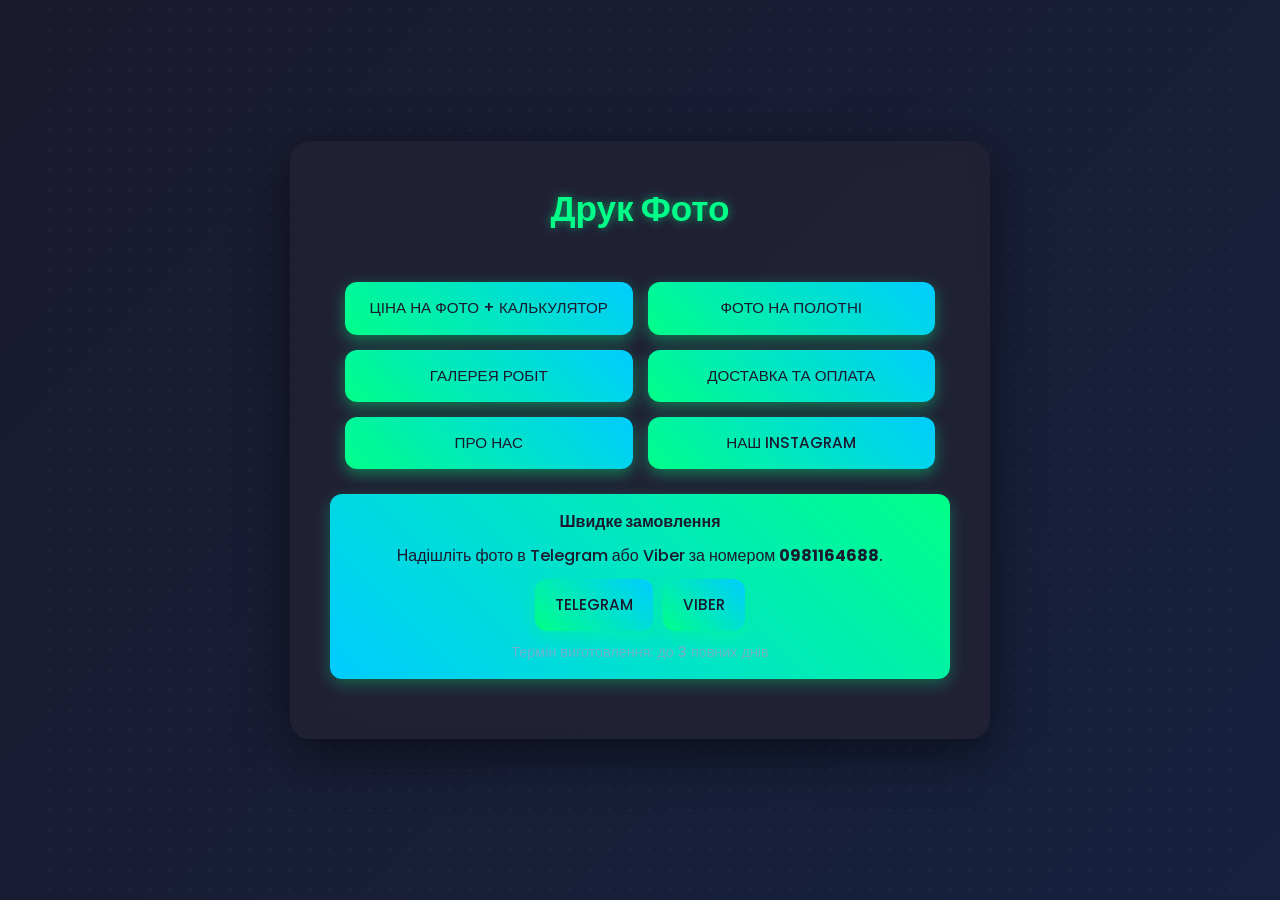
<file: index.html>
<!doctype html>
<html lang="uk">
<head>
  <meta charset="utf-8" />
  <meta name="viewport" content="width=device-width,initial-scale=1" />
  <title>Друк Фото</title>
  <link rel="stylesheet" href="styles.css" />
  <!-- Google tag (gtag.js) -->
<script async src="https://www.googletagmanager.com/gtag/js?id=G-BLX6EBEFQ4"></script>
<script>
  window.dataLayer = window.dataLayer || [];
  function gtag(){dataLayer.push(arguments);}
  gtag('js', new Date());

  gtag('config', 'G-BLX6EBEFQ4');
</script>
</head>
<body class="index">
  <div class="main-container">
    <h1>Друк Фото</h1>

    <div class="button-grid">
      <a href="photo-prices.html" class="main-button">Ціна на фото + калькулятор</a>
      <a href="canvas.html" class="main-button">Фото на полотні</a>
      <a href="gallery.html" class="main-button">Галерея робіт</a>
      <a href="delivery.html" class="main-button">Доставка та оплата</a>
      <a href="about.html" class="main-button">Про нас</a>

      <!-- 6-та кнопка: Instagram -->
      <a
        href="https://www.instagram.com/shatalova_photo_ua?igsh=MTlua2RjeXExMWZ0bA=="
        target="_blank"
        rel="noopener noreferrer"
        class="main-button"
      >Наш Instagram</a>
    </div>

    <div class="price-summary" style="margin-top: 10px;">
      <div style="font-weight:700;">Швидке замовлення</div>
      <div style="margin-top:8px; font-weight:500;">
        Надішліть фото в Telegram або Viber за номером <strong>0981164688</strong>.
      </div>
      <div style="margin-top:10px; display:flex; gap:10px; justify-content:center; flex-wrap:wrap;">
        <a class="main-button" target="_blank" rel="noopener noreferrer" href="https://t.me/withlove_oleksandr">Telegram</a>
        <a class="main-button" target="_blank" rel="noopener noreferrer" href="https://connect.viber.com/business/63097086-bc9e-11ef-acb5-d256a1b504ef?utm_source=manage&utm_medium=copy_link">Viber</a>
      </div>
      <div class="small-note">Термін виготовлення: до 3 повних днів</div>
    </div>
  </div>
</body>
</html>
</file>
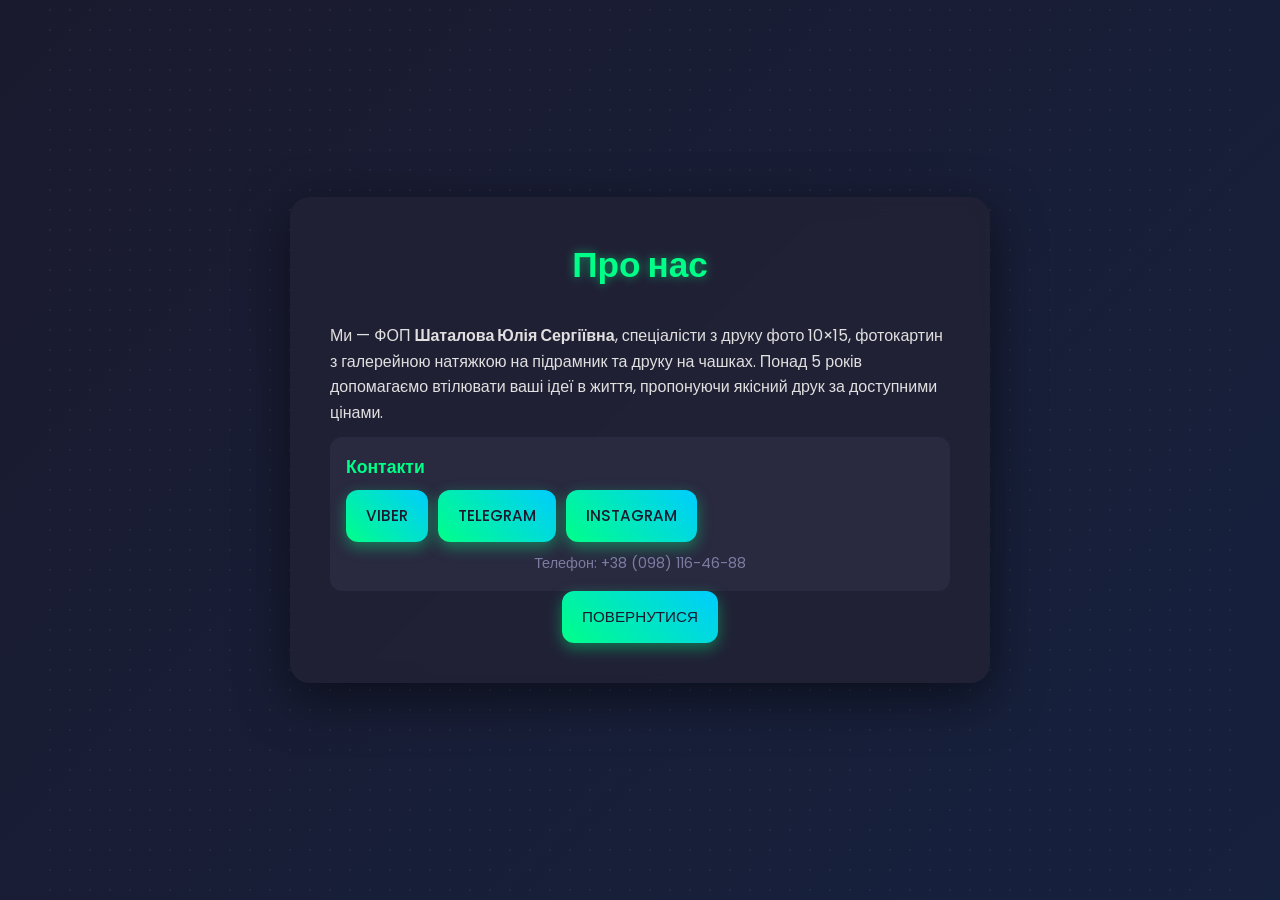
<file: about.html>
<!doctype html>
<html lang="uk">
<head>
  <meta charset="utf-8" />
  <meta name="viewport" content="width=device-width,initial-scale=1" />
  <title>Про нас</title>
  <link rel="stylesheet" href="styles.css" />
  <!-- Google tag (gtag.js) -->
<script async src="https://www.googletagmanager.com/gtag/js?id=G-BLX6EBEFQ4"></script>
<script>
  window.dataLayer = window.dataLayer || [];
  function gtag(){dataLayer.push(arguments);}
  gtag('js', new Date());

  gtag('config', 'G-BLX6EBEFQ4');
</script>
</head>
<body class="about">
  <div class="about-container">
    <h1>Про нас</h1>

    <p style="text-align:left;">
      Ми — ФОП <strong>Шаталова Юлія Сергіївна</strong>, спеціалісти з друку фото 10×15, фотокартин з галерейною натяжкою
      на підрамник та друку на чашках. Понад 5 років допомагаємо втілювати ваші ідеї в життя, пропонуючи якісний друк
      за доступними цінами.
    </p>

    <div class="card">
      <h2>Контакти</h2>
      <div style="display:flex; gap:10px; flex-wrap:wrap;">
        <a href="https://connect.viber.com/business/63097086-bc9e-11ef-acb5-d256a1b504ef?utm_source=manage&utm_medium=copy_link"
           target="_blank" rel="noopener noreferrer" class="main-button">Viber</a>
        <a href="https://t.me/withlove_oleksandr"
           target="_blank" rel="noopener noreferrer" class="main-button">Telegram</a>
        <a href="https://www.instagram.com/shatalova_photo_ua?igsh=MTlua2RjeXExMWZ0bA=="
           target="_blank" rel="noopener noreferrer" class="main-button">Instagram</a>
      </div>
      <div class="small-note">Телефон: +38 (098) 116-46-88</div>
    </div>

    <a href="index.html" class="back-button">Повернутися</a>
  </div>
</body>
</html>
</file>
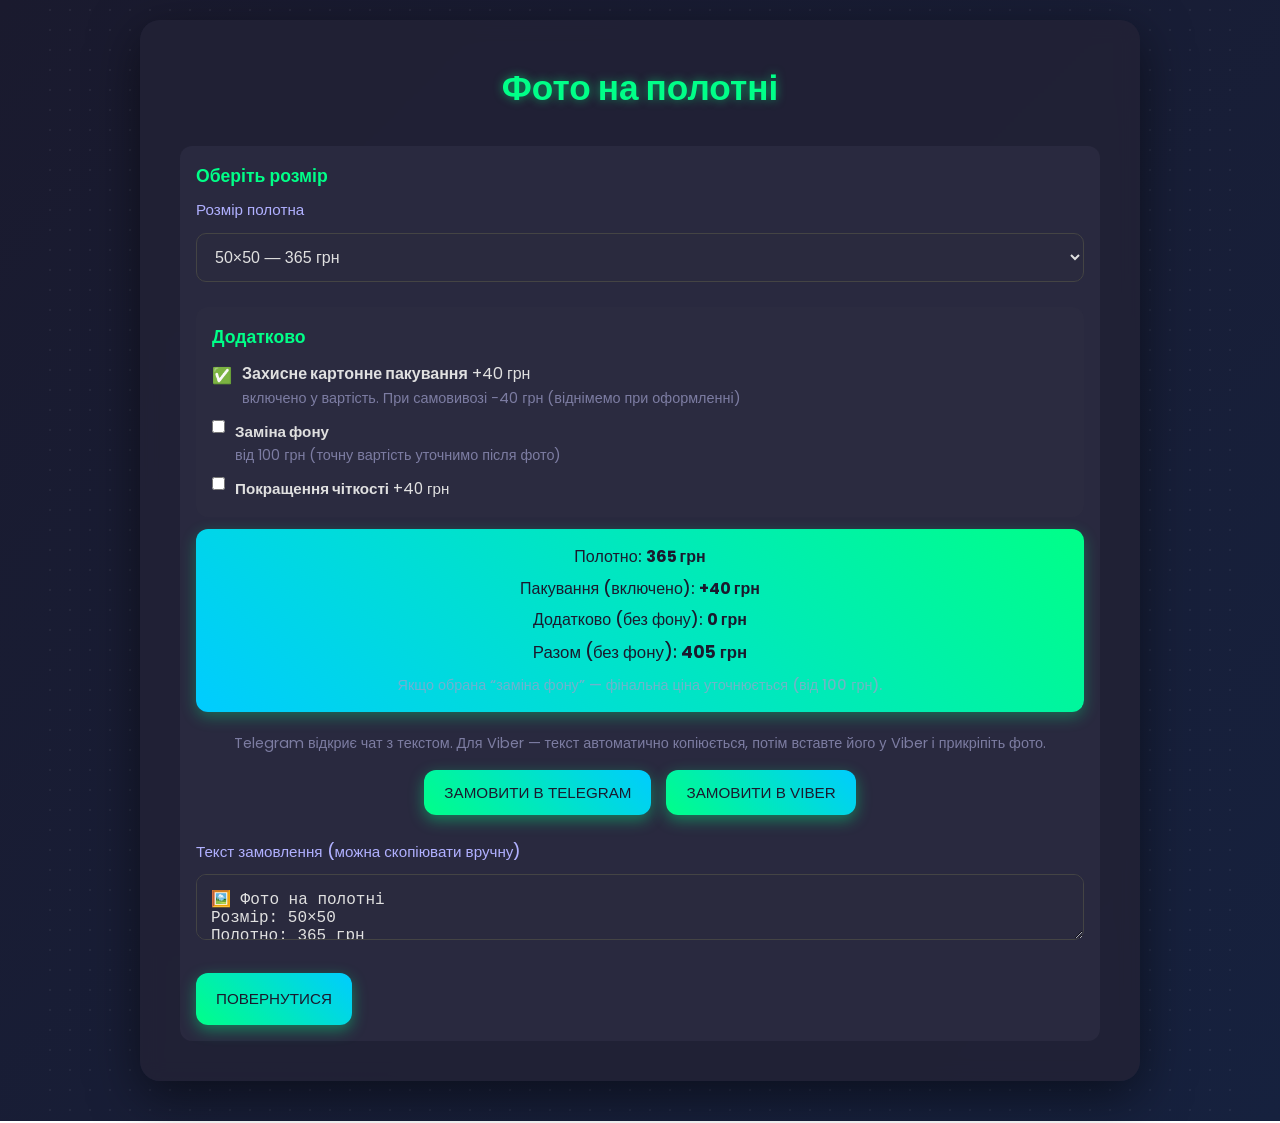
<file: canvas.html>
<!doctype html>
<html lang="uk">
<head>
  <meta charset="utf-8" />
  <meta name="viewport" content="width=device-width,initial-scale=1" />
  <title>Фото на полотні</title>
  <link rel="stylesheet" href="styles.css" />
  <!-- Google tag (gtag.js) -->
<script async src="https://www.googletagmanager.com/gtag/js?id=G-BLX6EBEFQ4"></script>
<script>
  window.dataLayer = window.dataLayer || [];
  function gtag(){dataLayer.push(arguments);}
  gtag('js', new Date());

  gtag('config', 'G-BLX6EBEFQ4');
</script>
</head>
<body>
  <div class="canvas-container">
    <h1>Фото на полотні</h1>

    <div class="card">
      <h2>Оберіть розмір</h2>

      <div class="form-group">
        <label for="canvas-size">Розмір полотна</label>
        <select id="canvas-size">
          <option value="30×30" data-price="191">30×30 — 191 грн</option>
          <option value="30×40" data-price="270">30×40 — 270 грн</option>
          <option value="30×50" data-price="300">30×50 — 300 грн</option>

          <option value="40×40" data-price="299">40×40 — 299 грн</option>
          <option value="40×50" data-price="356">40×50 — 356 грн</option>
          <option value="40×60" data-price="340">40×60 — 340 грн</option>

          <option value="50×50" data-price="365" selected>50×50 — 365 грн</option>
          <option value="50×70" data-price="395">50×70 — 395 грн</option>

          <option value="60×60" data-price="465">60×60 — 465 грн</option>
          <option value="60×80" data-price="542">60×80 — 542 грн</option>

          <option value="70×70" data-price="538">70×70 — 538 грн</option>

          <option value="50×90" data-price="540">50×90 — 540 грн</option>
          <option value="70×90" data-price="616">70×90 — 616 грн</option>
          <option value="80×80" data-price="619">80×80 — 619 грн</option>
          <option value="90×90" data-price="752">90×90 — 752 грн</option>

          <option value="60×100" data-price="548">60×100 — 548 грн</option>
          <option value="70×110" data-price="750">70×110 — 750 грн</option>
          <option value="80×100" data-price="756">80×100 — 756 грн</option>
          <option value="90×110" data-price="856">90×110 — 856 грн</option>
          <option value="90×130" data-price="975">90×130 — 975 грн</option>

          <option value="100×100" data-price="867">100×100 — 867 грн</option>
          <option value="110×110" data-price="954">110×110 — 954 грн</option>
        </select>
      </div>

      <div class="card" style="margin-top:12px;">
        <h2>Додатково</h2>

        <div style="display:flex; flex-direction:column; gap:10px; margin-top:10px; text-align:left;">
          <div style="display:flex; gap:10px; align-items:flex-start;">
            <div style="min-width:18px; margin-top:2px;">✅</div>
            <div>
              <div><strong>Захисне картонне пакування</strong> +40 грн</div>
              <div class="small-note" style="margin:0;">включено у вартість. При самовивозі −40 грн (віднімемо при оформленні)</div>
            </div>
          </div>

          <label style="display:flex; gap:10px; align-items:flex-start; color:#e0e0e0; font-weight:400; margin:0;">
            <input type="checkbox" id="opt-bg" />
            <div>
              <div><strong>Заміна фону</strong></div>
              <div class="small-note" style="margin:0;">від 100 грн (точну вартість уточнимо після фото)</div>
            </div>
          </label>

          <label style="display:flex; gap:10px; align-items:flex-start; color:#e0e0e0; font-weight:400; margin:0;">
            <input type="checkbox" id="opt-sharp" />
            <div>
              <div><strong>Покращення чіткості</strong> +40 грн</div>
            </div>
          </label>
        </div>
      </div>

      <div class="price-summary" style="margin-top:12px;">
        <div>Полотно: <strong><span id="base-price">365</span> грн</strong></div>
        <div style="margin-top:6px;">Пакування (включено): <strong>+40 грн</strong></div>
        <div style="margin-top:6px;">Додатково (без фону): <strong><span id="extras-price">0</span> грн</strong></div>
        <div style="margin-top:6px; font-size:1.05rem;">Разом (без фону): <strong><span id="total-price">405</span> грн</strong></div>
        <div class="small-note" style="margin-top:8px;">
          Якщо обрана “заміна фону” — фінальна ціна уточнюється (від 100 грн).
        </div>
      </div>

      <div class="small-note">
        Telegram відкриє чат з текстом. Для Viber — текст автоматично копіюється, потім вставте його у Viber і прикріпіть фото.
      </div>

      <div class="social-buttons" style="padding-left:0; padding-right:0;">
        <button type="button" id="btn-telegram" class="main-button">Замовити в Telegram</button>
        <button type="button" id="btn-viber" class="main-button">Замовити в Viber</button>
      </div>

      <div class="form-group" style="margin-top:10px;">
        <label for="order-preview">Текст замовлення (можна скопіювати вручну)</label>
        <textarea id="order-preview" readonly></textarea>
      </div>

      <a href="index.html" class="back-button">Повернутися</a>
    </div>
  </div>

  <script>
    const TELEGRAM_URL = "https://t.me/withlove_oleksandr";
    const VIBER_URL = "https://connect.viber.com/business/63097086-bc9e-11ef-acb5-d256a1b504ef?utm_source=manage&utm_medium=copy_link";

    const PACKAGING_FEE = 40; // завжди включено

    const sizeSelect = document.getElementById('canvas-size');
    const optBg = document.getElementById('opt-bg');
    const optSharp = document.getElementById('opt-sharp');

    const basePriceEl = document.getElementById('base-price');
    const extrasPriceEl = document.getElementById('extras-price');
    const totalPriceEl = document.getElementById('total-price');
    const preview = document.getElementById('order-preview');

    function getSelected() {
      const opt = sizeSelect.options[sizeSelect.selectedIndex];
      return {
        size: opt.value,
        basePrice: parseInt(opt.dataset.price, 10) || 0
      };
    }

    function calcExtrasWithoutBg() {
      // “заміна фону” не додаємо (бо від 100 і не точна)
      let sum = 0;
      if (optSharp.checked) sum += 40;
      return sum;
    }

    function buildOrderText() {
      const { size, basePrice } = getSelected();

      const extras = [];
      extras.push("захисне картонне пакування (+40 грн, включено; при самовивозі −40 грн)");
      if (optBg.checked) extras.push("заміна фону (від 100 грн)");
      if (optSharp.checked) extras.push("покращення чіткості (+40 грн)");

      const extrasLine = `Додатково: ${extras.join(", ")}`;

      const totalNoBg = basePrice + PACKAGING_FEE + calcExtrasWithoutBg();

      return `🖼️ Фото на полотні
Розмір: ${size}
Полотно: ${basePrice} грн
Пакування: +40 грн (включено; самовивіз −40 грн)
${optSharp.checked ? "Покращення чіткості: +40 грн" : ""}
${optBg.checked ? "Заміна фону: від 100 грн" : ""}
Разом (без фону): ${totalNoBg} грн
Фото скидаю нижче ⬇️`;
    }

    function refresh() {
      const { basePrice } = getSelected();
      const extrasNoBg = calcExtrasWithoutBg();
      const totalNoBg = basePrice + PACKAGING_FEE + extrasNoBg;

      basePriceEl.textContent = basePrice;
      extrasPriceEl.textContent = extrasNoBg;
      totalPriceEl.textContent = totalNoBg;

      // прибираємо порожні рядки в тексті
      preview.value = buildOrderText()
        .split("\n")
        .filter(line => line.trim().length > 0)
        .join("\n");
    }

    function openTelegram() {
      const text = preview.value || buildOrderText();
      const url = `${TELEGRAM_URL}?text=${encodeURIComponent(text)}`;
      window.open(url, "_blank", "noopener,noreferrer");
    }

    function openViber() {
      const text = preview.value || buildOrderText();

      const afterCopy = () => {
        alert("Текст замовлення скопійовано. Зараз відкрию Viber — вставте текст і прикріпіть фото. Або напишіть своє звернення.");
        window.open(VIBER_URL, "_blank", "noopener,noreferrer");
      };

      if (navigator.clipboard) {
        navigator.clipboard.writeText(text).then(afterCopy, () => {
          alert("Не вдалося скопіювати автоматично. Скопіюйте текст вручну з поля. Або напишіть своє звернення.");
          window.open(VIBER_URL, "_blank", "noopener,noreferrer");
        });
      } else {
        alert("Скопіюйте текст вручну з поля. Або напишіть своє звернення.");
        window.open(VIBER_URL, "_blank", "noopener,noreferrer");
      }
    }

    sizeSelect.addEventListener('change', refresh);
    optBg.addEventListener('change', refresh);
    optSharp.addEventListener('change', refresh);

    document.getElementById('btn-telegram').addEventListener('click', openTelegram);
    document.getElementById('btn-viber').addEventListener('click', openViber);

    refresh();
  </script>
</body>
</html>
</file>
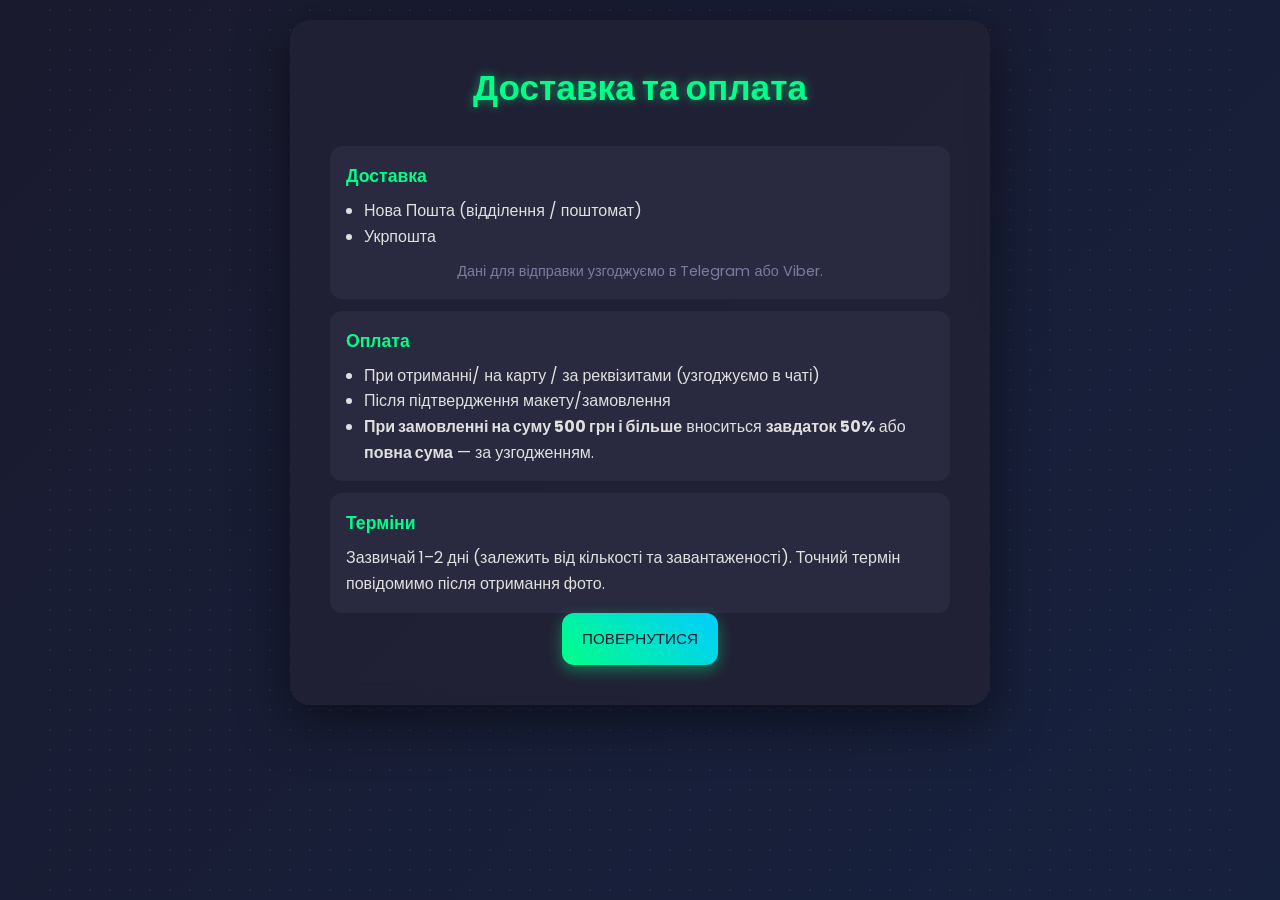
<file: delivery.html>
<!doctype html>
<html lang="uk">
<head>
  <meta charset="utf-8" />
  <meta name="viewport" content="width=device-width,initial-scale=1" />
  <title>Доставка та оплата</title>
  <link rel="stylesheet" href="styles.css" />
  <!-- Google tag (gtag.js) -->
<script async src="https://www.googletagmanager.com/gtag/js?id=G-BLX6EBEFQ4"></script>
<script>
  window.dataLayer = window.dataLayer || [];
  function gtag(){dataLayer.push(arguments);}
  gtag('js', new Date());

  gtag('config', 'G-BLX6EBEFQ4');
</script>
</head>
<body>
  <div class="delivery-container">
    <h1>Доставка та оплата</h1>

    <div class="card">
      <h2>Доставка</h2>
      <ul style="padding-left:18px; margin-top:8px;">
        <li>Нова Пошта (відділення / поштомат)</li>
        <li>Укрпошта</li>
      </ul>
      <div class="small-note">Дані для відправки узгоджуємо в Telegram або Viber.</div>
    </div>

    <div class="card">
      <h2>Оплата</h2>
      <ul style="padding-left:18px; margin-top:8px;">
        <li>При отриманні/ на карту / за реквізитами (узгоджуємо в чаті)</li>
        <li>Після підтвердження макету/замовлення</li>
        <li><strong>При замовленні на суму 500 грн і більше</strong> вноситься <strong>завдаток 50%</strong> або <strong>повна сума</strong> — за узгодженням.</li>
      </ul>
    </div>

    <div class="card">
      <h2>Терміни</h2>
      <div style="margin-top:8px;">
        Зазвичай 1–2 дні (залежить від кількості та завантаженості). Точний термін повідомимо після отримання фото.
      </div>
    </div>

    <a href="index.html" class="back-button">Повернутися</a>
  </div>
</body>
</html>
</file>
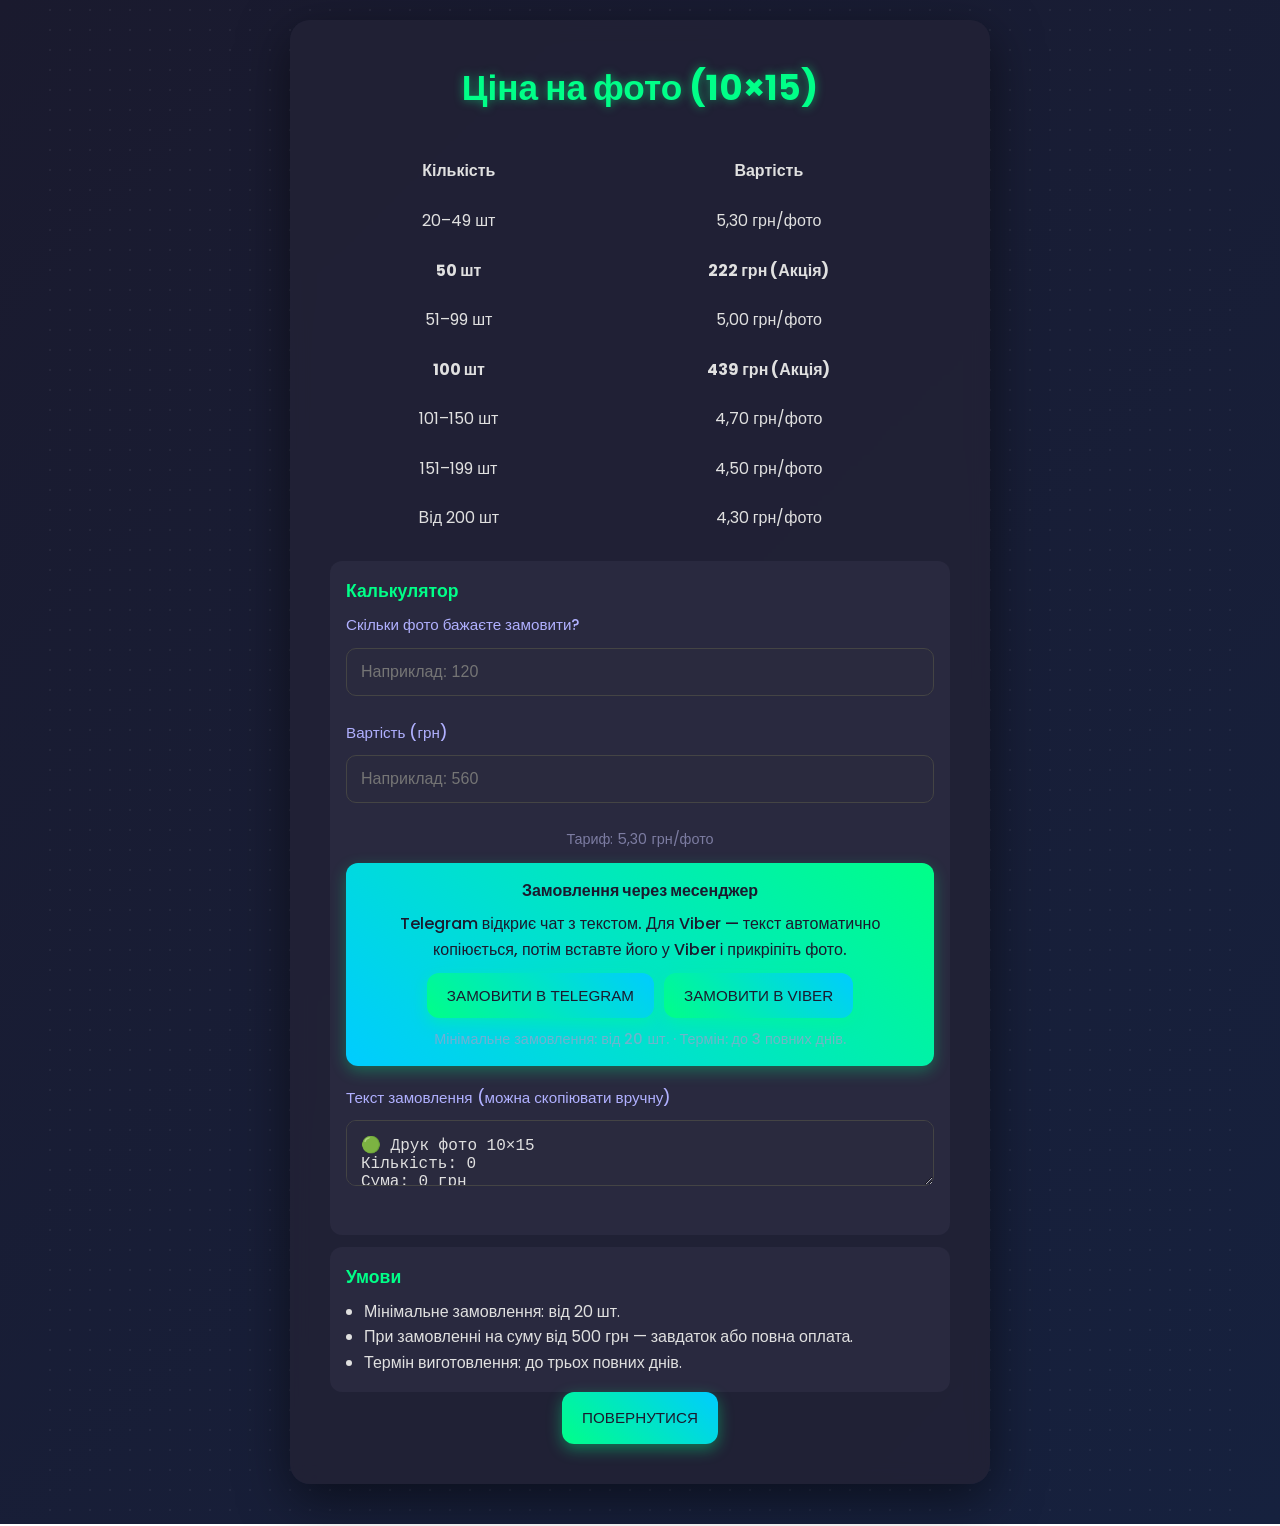
<file: photo-prices.html>
<!doctype html>
<html lang="uk">
<head>
  <meta charset="utf-8" />
  <meta name="viewport" content="width=device-width,initial-scale=1" />
  <title>Ціна на фото</title>
  <link rel="stylesheet" href="styles.css" />
  <!-- Google tag (gtag.js) -->
<script async src="https://www.googletagmanager.com/gtag/js?id=G-BLX6EBEFQ4"></script>
<script>
  window.dataLayer = window.dataLayer || [];
  function gtag(){dataLayer.push(arguments);}
  gtag('js', new Date());

  gtag('config', 'G-BLX6EBEFQ4');
</script>
</head>
<body class="photo-prices">
  <div class="price-container">
    <h1>Ціна на фото (10×15)</h1>

    <table class="price-table" style="width:100%; border-collapse:collapse; margin-bottom: 18px;">
      <thead>
        <tr>
          <th style="padding:12px; text-align:center;">Кількість</th>
          <th style="padding:12px; text-align:center;">Вартість</th>
        </tr>
      </thead>
      <tbody>
        <tr><td style="padding:12px; text-align:center;">20–49 шт</td><td style="padding:12px; text-align:center;">5,30 грн/фото</td></tr>
        <tr><td style="padding:12px; text-align:center;"><strong>50 шт</strong></td><td style="padding:12px; text-align:center;"><strong>222 грн (Акція)</strong></td></tr>
        <tr><td style="padding:12px; text-align:center;">51–99 шт</td><td style="padding:12px; text-align:center;">5,00 грн/фото</td></tr>
        <tr><td style="padding:12px; text-align:center;"><strong>100 шт</strong></td><td style="padding:12px; text-align:center;"><strong>439 грн (Акція)</strong></td></tr>
        <tr><td style="padding:12px; text-align:center;">101–150 шт</td><td style="padding:12px; text-align:center;">4,70 грн/фото</td></tr>
        <tr><td style="padding:12px; text-align:center;">151–199 шт</td><td style="padding:12px; text-align:center;">4,50 грн/фото</td></tr>
        <tr><td style="padding:12px; text-align:center;">Від 200 шт</td><td style="padding:12px; text-align:center;">4,30 грн/фото</td></tr>
      </tbody>
    </table>

    <div class="card">
      <h2>Калькулятор</h2>

      <div class="form-group">
        <label for="photo-count">Скільки фото бажаєте замовити?</label>
        <input type="number" id="photo-count" min="0" placeholder="Наприклад: 120" />
      </div>

      <div class="form-group">
        <label for="total-price">Вартість (грн)</label>
        <input type="number" id="total-price" min="0" placeholder="Наприклад: 560" />
      </div>

      <div class="small-note" id="calculator-note"></div>

      <div class="price-summary" style="margin-top:12px;">
        <div style="font-weight:700;">Замовлення через месенджер</div>
        <div style="margin-top:8px; font-weight:500;">
          Telegram відкриє чат з текстом. Для Viber — текст автоматично копіюється, потім вставте його у Viber і прикріпіть фото.
        </div>
        <div style="margin-top:10px; display:flex; gap:10px; justify-content:center; flex-wrap:wrap;">
          <button type="button" id="btn-telegram" class="main-button">Замовити в Telegram</button>
          <button type="button" id="btn-viber" class="main-button">Замовити в Viber</button>
        </div>
        <div class="small-note" style="margin-top:10px;">
          Мінімальне замовлення: від 20 шт. · Термін: до 3 повних днів.
        </div>
      </div>

      <div class="form-group" style="margin-top:12px;">
        <label for="order-preview">Текст замовлення (можна скопіювати вручну)</label>
        <textarea id="order-preview" readonly></textarea>
      </div>
    </div>

    <div class="card">
      <h2>Умови</h2>
      <ul style="padding-left:18px; margin-top:8px;">
        <li>Мінімальне замовлення: від 20 шт.</li>
        <li>При замовленні на суму від 500 грн — завдаток або повна оплата.</li>
        <li>Термін виготовлення: до трьох повних днів.</li>
      </ul>
    </div>

    <a href="index.html" class="back-button">Повернутися</a>
  </div>

  <script>
    // Контакти
    const TELEGRAM_URL = "https://t.me/withlove_oleksandr";
    const VIBER_URL = "https://connect.viber.com/business/63097086-bc9e-11ef-acb5-d256a1b504ef?utm_source=manage&utm_medium=copy_link";

    const photoCountInput = document.getElementById('photo-count');
    const totalPriceInput = document.getElementById('total-price');
    const calculatorNote = document.getElementById('calculator-note');
    const preview = document.getElementById('order-preview');

    // --- ПРАЙС ---
    // 20–49: 5.30
    // 50: 222 (акція)
    // 51–99: 5.00
    // 100: 439 (акція)
    // 101–150: 4.70
    // 151–199: 4.50
    // 200+: 4.30

    function calcTotalFromCount(count) {
      count = parseInt(count) || 0;
      if (count <= 0) return 0;

      if (count < 20) return Math.round(count * 5.30);
      if (count <= 49) return Math.round(count * 5.30);
      if (count === 50) return 222;
      if (count <= 99) return Math.round(count * 5.00);
      if (count === 100) return 439;
      if (count <= 150) return Math.round(count * 4.70);
      if (count <= 199) return Math.round(count * 4.50);
      return Math.round(count * 4.30);
    }

    function noteForCount(count) {
      count = parseInt(count) || 0;
      if (count > 0 && count < 20) return "Мінімальне замовлення — 20 фото";
      if (count <= 49) return "Тариф: 5,30 грн/фото";
      if (count === 50) return "Акція: 222 грн за 50 фото";
      if (count <= 99) return "Тариф: 5,00 грн/фото";
      if (count === 100) return "Акція: 439 грн за 100 фото";
      if (count <= 150) return "Тариф: 4,70 грн/фото";
      if (count <= 199) return "Тариф: 4,50 грн/фото";
      return "Тариф: 4,30 грн/фото";
    }

    // обернене перетворення приблизне (в основному люди вводять кількість)
    function calcCountFromTotal(price) {
      price = Math.max(0, parseFloat(price) || 0);
      if (price === 222) return 50;
      if (price === 439) return 100;

      if (price <= 49 * 5.30) return Math.floor(price / 5.30);
      if (price <= 99 * 5.00) return Math.floor(price / 5.00);
      if (price <= 150 * 4.70) return Math.floor(price / 4.70);
      if (price <= 199 * 4.50) return Math.floor(price / 4.50);
      return Math.floor(price / 4.30);
    }

    function buildOrderText() {
      const count = parseInt(photoCountInput.value) || 0;
      const total = calcTotalFromCount(count);

      return `🟢 Друк фото 10×15
Кількість: ${count}
Сума: ${total} грн
Фото скидаю нижче ⬇️`;
    }

    function refresh() {
      const count = parseInt(photoCountInput.value) || 0;
      calculatorNote.textContent = noteForCount(count);
      preview.value = buildOrderText();
    }

    function openTelegram() {
      const count = parseInt(photoCountInput.value) || 0;
      if (count < 20) { alert("Мінімальне замовлення — 20 фото"); return; }

      const text = buildOrderText();
      const url = `${TELEGRAM_URL}?text=${encodeURIComponent(text)}`;
      window.open(url, "_blank", "noopener,noreferrer");
    }

    function openViber() {
      const count = parseInt(photoCountInput.value) || 0;
      if (count < 20) { alert("Мінімальне замовлення — 20 фото"); return; }

      const text = buildOrderText();

      const afterCopy = () => {
        alert("Текст скопійовано. Зараз відкрию Viber — вставте текст і прикріпіть фото.");
        window.open(VIBER_URL, "_blank", "noopener,noreferrer");
      };

      if (navigator.clipboard) {
        navigator.clipboard.writeText(text).then(afterCopy, () => {
          alert("Не вдалося скопіювати автоматично. Скопіюйте текст вручну з поля і надішліть у Viber.");
          window.open(VIBER_URL, "_blank", "noopener,noreferrer");
        });
      } else {
        alert("Скопіюйте текст вручну з поля і надішліть у Viber.");
        window.open(VIBER_URL, "_blank", "noopener,noreferrer");
      }
    }

    photoCountInput.addEventListener('input', () => {
      const count = parseInt(photoCountInput.value);
      if (!isNaN(count) && count >= 0) totalPriceInput.value = calcTotalFromCount(count);
      else totalPriceInput.value = "";
      refresh();
    });

    totalPriceInput.addEventListener('input', () => {
      const price = parseFloat(totalPriceInput.value);
      if (!isNaN(price) && price >= 0) photoCountInput.value = calcCountFromTotal(price);
      else photoCountInput.value = "";
      refresh();
    });

    document.getElementById('btn-telegram').addEventListener('click', openTelegram);
    document.getElementById('btn-viber').addEventListener('click', openViber);

    refresh();
  </script>
</body>
</html>
</file>
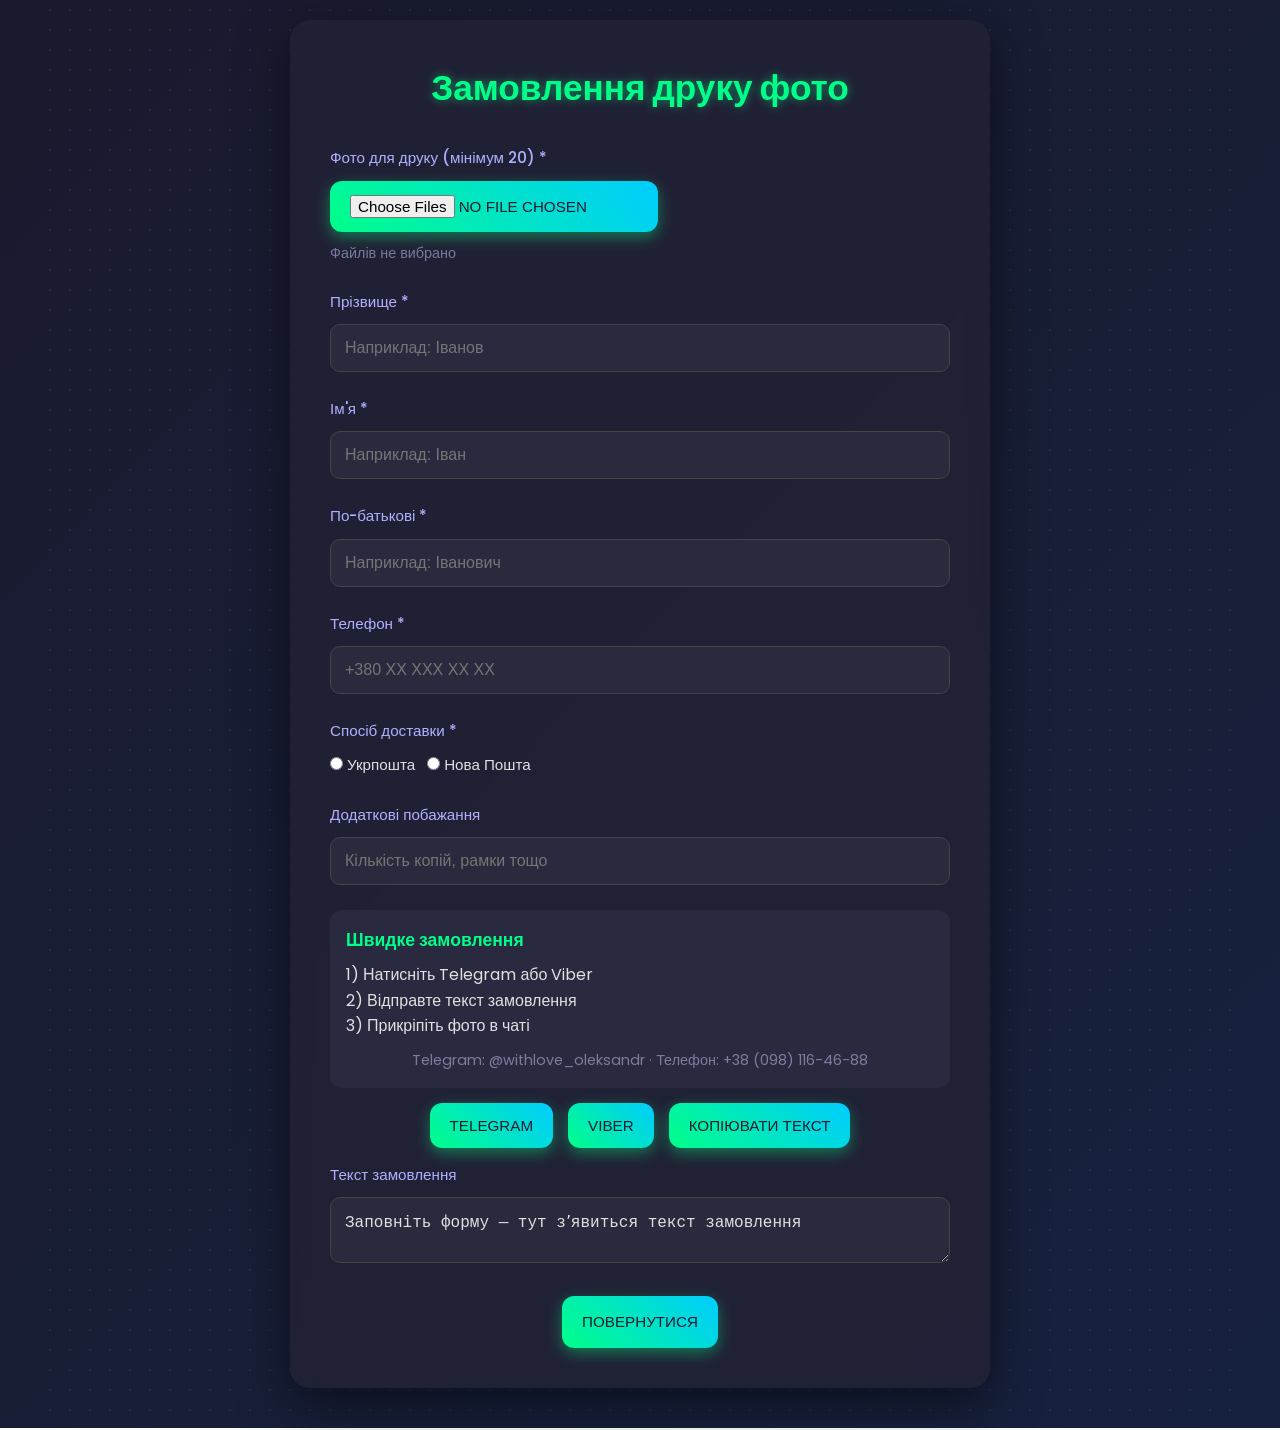
<file: upload-photos.html>
<!doctype html>
<html lang="uk">
<head>
  <meta charset="utf-8" />
  <meta name="viewport" content="width=device-width,initial-scale=1" />
  <title>Замовлення друку фото</title>
  <link rel="stylesheet" href="styles.css" />
  <!-- Google tag (gtag.js) -->
<script async src="https://www.googletagmanager.com/gtag/js?id=G-BLX6EBEFQ4"></script>
<script>
  window.dataLayer = window.dataLayer || [];
  function gtag(){dataLayer.push(arguments);}
  gtag('js', new Date());

  gtag('config', 'G-BLX6EBEFQ4');
</script>
</head>
<body>
  <div class="form-container">
    <h1>Замовлення друку фото</h1>

    <form id="order-form">
      <div class="form-group">
        <label for="photos">Фото для друку (мінімум 20) <span class="required">*</span></label>
        <input type="file" id="photos" accept="image/*" multiple required>
        <div id="file-info" class="small-note" style="text-align:left;">Файлів не вибрано</div>
        <div id="file-error" class="error-message"></div>

        <div id="price-summary" class="price-summary" style="display:none;">
          Вартість замовлення: <span id="total-price">0</span> грн
        </div>
      </div>

      <div class="form-group">
        <label for="surname">Прізвище <span class="required">*</span></label>
        <input type="text" id="surname" placeholder="Наприклад: Іванов" required>
      </div>
      <div class="form-group">
        <label for="name">Ім'я <span class="required">*</span></label>
        <input type="text" id="name" placeholder="Наприклад: Іван" required>
      </div>
      <div class="form-group">
        <label for="patronymic">По-батькові <span class="required">*</span></label>
        <input type="text" id="patronymic" placeholder="Наприклад: Іванович" required>
      </div>
      <div class="form-group">
        <label for="phone">Телефон <span class="required">*</span></label>
        <input type="text" id="phone" placeholder="+380 XX XXX XX XX" required>
      </div>

      <div class="form-group">
        <label>Спосіб доставки <span class="required">*</span></label>

        <div style="display:flex; gap:12px; flex-wrap:wrap; margin-bottom:10px;">
          <label style="margin:0; color:#e0e0e0; font-weight:400;">
            <input type="radio" name="delivery" value="ukrposhta" required> Укрпошта
          </label>
          <label style="margin:0; color:#e0e0e0; font-weight:400;">
            <input type="radio" name="delivery" value="novaposhta"> Нова Пошта
          </label>
        </div>

        <div id="ukrposhta-fields" class="delivery-fields">
          <div class="form-group">
            <label for="postal-index">Поштовий індекс <span class="required">*</span></label>
            <input type="text" id="postal-index" placeholder="Наприклад: 61000">
          </div>
          <div class="form-group">
            <label for="ukrposhta-address">Адреса</label>
            <input type="text" id="ukrposhta-address" placeholder="Наприклад: вул. Центральна, 10, кв. 5">
          </div>
        </div>

        <div id="novaposhta-fields" class="delivery-fields">
          <div class="form-group">
            <label for="region">Область <span class="required">*</span></label>
            <input type="text" id="region" placeholder="Наприклад: Харківська">
          </div>
          <div class="form-group">
            <label for="city">Населений пункт <span class="required">*</span></label>
            <input type="text" id="city" placeholder="Наприклад: Київ">
          </div>
          <div class="form-group">
            <label for="branch">Номер відділення/поштомату <span class="required">*</span></label>
            <input type="text" id="branch" placeholder="Наприклад: №1">
          </div>
        </div>
      </div>

      <div class="form-group">
        <label for="notes">Додаткові побажання</label>
        <input type="text" id="notes" placeholder="Кількість копій, рамки тощо">
      </div>

      <div class="card">
        <h2>Швидке замовлення</h2>
        <div style="margin-top:8px;">
          1) Натисніть Telegram або Viber<br>
          2) Відправте текст замовлення<br>
          3) Прикріпіть фото в чаті
        </div>
        <div class="small-note" style="margin-top:10px;">
          Telegram: @withlove_oleksandr · Телефон: +38 (098) 116-46-88
        </div>
      </div>

      <div class="social-buttons" style="padding-left:0; padding-right:0;">
        <button type="button" id="send-telegram" class="main-button">Telegram</button>
        <button type="button" id="send-viber" class="main-button">Viber</button>
        <button type="button" id="copy-text" class="main-button">Копіювати текст</button>
      </div>

      <div class="form-group">
        <label for="order-preview">Текст замовлення</label>
        <textarea id="order-preview" readonly placeholder="Заповніть форму — тут зʼявиться текст замовлення"></textarea>
      </div>

      <a href="index.html" class="back-button">Повернутися</a>
    </form>
  </div>

  <script src="order-share.js"></script>
  <script>
    const PRICES = { '20-50': 5, '51-99': 4.8, '100': 399, '101-150': 4.5, '151-199': 4.3, '200+': 4 };
    const MIN_QTY = 20;

    const photos = document.getElementById('photos');
    const fileInfo = document.getElementById('file-info');
    const fileError = document.getElementById('file-error');
    const priceSummary = document.getElementById('price-summary');
    const totalPriceEl = document.getElementById('total-price');

    const preview = document.getElementById('order-preview');

    function calcTotal(count) {
      if (count === 100) return PRICES['100'];
      if (count >= 200) return Math.round(count * PRICES['200+']);
      if (count >= 151) return Math.round(count * PRICES['151-199']);
      if (count >= 101) return Math.round(count * PRICES['101-150']);
      if (count >= 51)  return Math.round(count * PRICES['51-99']);
      return Math.round(count * PRICES['20-50']);
    }

    function selectedDelivery() {
      return document.querySelector('input[name="delivery"]:checked')?.value || "";
    }

    function updateDeliveryFieldsUI() {
      const d = selectedDelivery();
      document.getElementById('ukrposhta-fields').classList.toggle('active', d === 'ukrposhta');
      document.getElementById('novaposhta-fields').classList.toggle('active', d === 'novaposhta');
    }

    function validateMinimal() {
      const files = photos.files;
      if (!files || files.length === 0) return "Додайте фото для друку";
      if (files.length < MIN_QTY) return `Мінімальне замовлення — ${MIN_QTY} фото`;
      const s = document.getElementById('surname').value.trim();
      const n = document.getElementById('name').value.trim();
      const p = document.getElementById('patronymic').value.trim();
      const ph = document.getElementById('phone').value.trim();
      if (!s || !n || !p || !ph) return "Заповніть ПІБ та телефон";
      const d = selectedDelivery();
      if (!d) return "Оберіть спосіб доставки";

      if (d === 'ukrposhta') {
        const idx = document.getElementById('postal-index').value.trim();
        if (!idx) return "Вкажіть поштовий індекс для Укрпошти";
      } else if (d === 'novaposhta') {
        const region = document.getElementById('region').value.trim();
        const city = document.getElementById('city').value.trim();
        const branch = document.getElementById('branch').value.trim();
        if (!region || !city || !branch) return "Заповніть область/місто/відділення для Нової Пошти";
      }
      return "";
    }

    function buildPreviewText() {
      const err = validateMinimal();
      if (err) return "";

      const count = photos.files.length;
      const total = calcTotal(count);

      const fullName = [
        document.getElementById('surname').value,
        document.getElementById('name').value,
        document.getElementById('patronymic').value
      ].map(v => v.trim()).join(' ').trim();

      const phone = document.getElementById('phone').value.trim();
      const notes = document.getElementById('notes').value.trim();

      const deliveryText = OrderShare.buildDeliveryText({
        delivery: selectedDelivery(),
        postalIndex: document.getElementById('postal-index').value,
        ukrAddress: document.getElementById('ukrposhta-address').value,
        region: document.getElementById('region').value,
        city: document.getElementById('city').value,
        branch: document.getElementById('branch').value
      });

      return OrderShare.buildOrderText({
        type: "Друк фото 10×15",
        photoCount: count,
        totalPrice: total,
        fullName,
        phone,
        deliveryText,
        notes
      });
    }

    function refreshPreviewAndPrice() {
      fileError.textContent = "";

      const files = photos.files;
      if (files && files.length > 0) {
        fileInfo.textContent = `Вибрано файлів: ${files.length}`;
        if (files.length < MIN_QTY) {
          fileError.textContent = `Мінімальне замовлення — ${MIN_QTY} фото`;
          priceSummary.style.display = "none";
        } else {
          const total = calcTotal(files.length);
          totalPriceEl.textContent = total;
          priceSummary.style.display = "block";
        }
      } else {
        fileInfo.textContent = "Файлів не вибрано";
        priceSummary.style.display = "none";
      }

      updateDeliveryFieldsUI();
      const text = buildPreviewText();
      preview.value = text || "Заповніть форму — тут зʼявиться текст замовлення";
    }

    photos.addEventListener('change', refreshPreviewAndPrice);
    document.querySelectorAll('input, select, textarea').forEach(el => {
      el.addEventListener('input', refreshPreviewAndPrice);
      el.addEventListener('change', refreshPreviewAndPrice);
    });
    document.querySelectorAll('input[name="delivery"]').forEach(el => el.addEventListener('change', refreshPreviewAndPrice));

    document.getElementById('send-telegram').addEventListener('click', () => {
      const err = validateMinimal();
      if (err) { alert(err); return; }
      const text = buildPreviewText();
      OrderShare.openTelegram(text);
    });

    document.getElementById('send-viber').addEventListener('click', () => {
      const err = validateMinimal();
      if (err) { alert(err); return; }
      const text = buildPreviewText();
      OrderShare.copyToClipboard(text);
      OrderShare.openViberBusiness();
    });

    document.getElementById('copy-text').addEventListener('click', () => {
      const err = validateMinimal();
      if (err) { alert(err); return; }
      const text = buildPreviewText();
      OrderShare.copyToClipboard(text);
    });

    refreshPreviewAndPrice();
  </script>
</body>
</html>
</file>
<file: styles.css>
@import url('https://fonts.googleapis.com/css2?family=Poppins:wght@300;500;700&display=swap');

* { margin: 0; padding: 0; box-sizing: border-box; }

html { scroll-behavior: smooth; }

body {
  font-family: 'Poppins', sans-serif;
  line-height: 1.6;
  max-width: 1200px;
  margin: 0 auto;
  padding: 20px;
  background: linear-gradient(135deg, #1a1a2e 0%, #16213e 100%);
  color: #e0e0e0;
  min-height: 100vh;
  position: relative;
  display: flex;
  flex-direction: column;
  align-items: center;
}

body.index,
body.about,
body.photo-prices {
  justify-content: center;
}

body::before {
  content: '';
  position: absolute;
  top: 0; left: 0;
  width: 100%; height: 100%;
  background: radial-gradient(circle, rgba(255,255,255,0.05) 1px, transparent 1px);
  background-size: 20px 20px;
  animation: particles 20s linear infinite;
  z-index: 0;
}

@keyframes particles {
  0% { transform: translateY(0); }
  100% { transform: translateY(-100px); }
}

h1 {
  text-align: center;
  font-size: 2.2rem;
  font-weight: 700;
  color: #00ff88;
  text-shadow: 0 0 10px rgba(0, 255, 136, 0.5);
  margin-bottom: 30px;
  animation: fadeIn 1s ease-in;
}

@keyframes fadeIn {
  0% { opacity: 0; transform: translateY(-20px); }
  100% { opacity: 1; transform: translateY(0); }
}

.about-container,
.canvas-container,
.form-container,
.gallery-container,
.main-container,
.price-container,
.delivery-container {
  background: rgba(34, 34, 54, 0.9);
  padding: 40px;
  border-radius: 20px;
  box-shadow: 0 15px 50px rgba(0, 0, 0, 0.5);
  backdrop-filter: blur(10px);
  position: relative;
  z-index: 1;
  animation: slideUp 0.8s ease-out;
  width: 100%;
  max-width: 700px;
  text-align: center;
  margin-bottom: 20px;
}

.canvas-container,
.gallery-container {
  max-width: 1000px;
}

@keyframes slideUp {
  0% { transform: translateY(50px); opacity: 0; }
  100% { transform: translateY(0); opacity: 1; }
}

.social-buttons,
#controls,
#texture-controls,
#size-controls,
.button-grid {
  display: flex;
  justify-content: center;
  gap: 15px;
  padding: 15px;
  flex-wrap: wrap;
}

.button-grid {
  display: grid;
  grid-template-columns: repeat(2, 1fr);
  gap: 15px;
  max-width: 700px;
  margin: 0 auto;
}

.social-button,
input[type="file"],
button,
.back-button,
.upload-button,
.main-button {
  background: linear-gradient(45deg, #00ff88, #00ccff);
  color: #1a1a2e;
  border: none;
  padding: 14px 20px;
  border-radius: 12px;
  font-size: 0.95rem;
  font-weight: 500;
  text-transform: uppercase;
  transition: transform 0.2s ease, box-shadow 0.2s ease;
  box-shadow: 0 5px 15px rgba(0, 255, 136, 0.4);
  text-decoration: none;
  cursor: pointer;
  display: inline-block;
}

.social-button:hover,
input[type="file"]:hover,
button:hover,
.back-button:hover,
.upload-button:hover,
.main-button:hover {
  transform: scale(1.02);
  box-shadow: 0 8px 20px rgba(0, 255, 136, 0.6);
}

button:disabled,
.main-button:disabled {
  opacity: 0.5;
  cursor: not-allowed;
  transform: none;
  box-shadow: none;
  background: linear-gradient(45deg, #666, #888);
}

.form-group { margin-bottom: 25px; text-align: left; }

label {
  display: block;
  margin-bottom: 10px;
  font-weight: 500;
  font-size: 0.95rem;
  color: #b0b0ff;
}

input[type="text"],
input[type="number"],
select,
textarea {
  width: 100%;
  padding: 14px;
  border: 1px solid #444;
  border-radius: 10px;
  background: #2a2a3e;
  color: #e0e0e0;
  font-size: 1rem;
  transition: border-color 0.3s ease, box-shadow 0.3s ease;
}

input[type="text"]:focus,
input[type="number"]:focus,
select:focus,
textarea:focus {
  outline: none;
  border-color: #00ff88;
  box-shadow: 0 0 8px rgba(0, 255, 136, 0.3);
}

.delivery-fields {
  display: none;
  margin-top: 15px;
  padding: 20px;
  background: rgba(44, 44, 66, 0.8);
  border-radius: 12px;
  transition: all 0.3s ease;
}

.delivery-fields.active {
  display: block;
  animation: slideIn 0.5s ease;
}

@keyframes slideIn {
  0% { opacity: 0; transform: translateX(-20px); }
  100% { opacity: 1; transform: translateX(0); }
}

.price-summary {
  margin: 20px 0;
  padding: 15px;
  background: linear-gradient(45deg, #00ccff, #00ff88);
  border-radius: 12px;
  font-weight: 500;
  font-size: 1rem;
  color: #1a1a2e;
  text-align: center;
  box-shadow: 0 5px 15px rgba(0, 255, 136, 0.3);
}

.error-message {
  color: #ff5555;
  font-size: 0.9rem;
  margin-top: 10px;
  text-shadow: 0 0 5px rgba(255, 85, 85, 0.5);
}

.small-note {
  margin-top: 10px;
  font-size: 0.9rem;
  color: rgba(160, 160, 204, 0.7);
  text-align: center;
}

.card {
  text-align: left;
  background: rgba(44, 44, 66, 0.8);
  border-radius: 12px;
  padding: 16px;
  margin-top: 12px;
}

.card h2 {
  font-size: 1.1rem;
  margin-bottom: 8px;
  color: #00ff88;
}

@media (max-width: 600px) {
  body { padding: 15px; }

  .about-container,
  .canvas-container,
  .form-container,
  .gallery-container,
  .main-container,
  .price-container,
  .delivery-container {
    padding: 25px;
  }

  h1 { font-size: 1.8rem; }

  .social-button,
  input[type="file"],
  button,
  .back-button,
  .upload-button,
  .main-button {
    font-size: 0.9rem;
    padding: 10px 15px;
  }

  .button-grid { grid-template-columns: 1fr; gap: 10px; }
}
</file>
